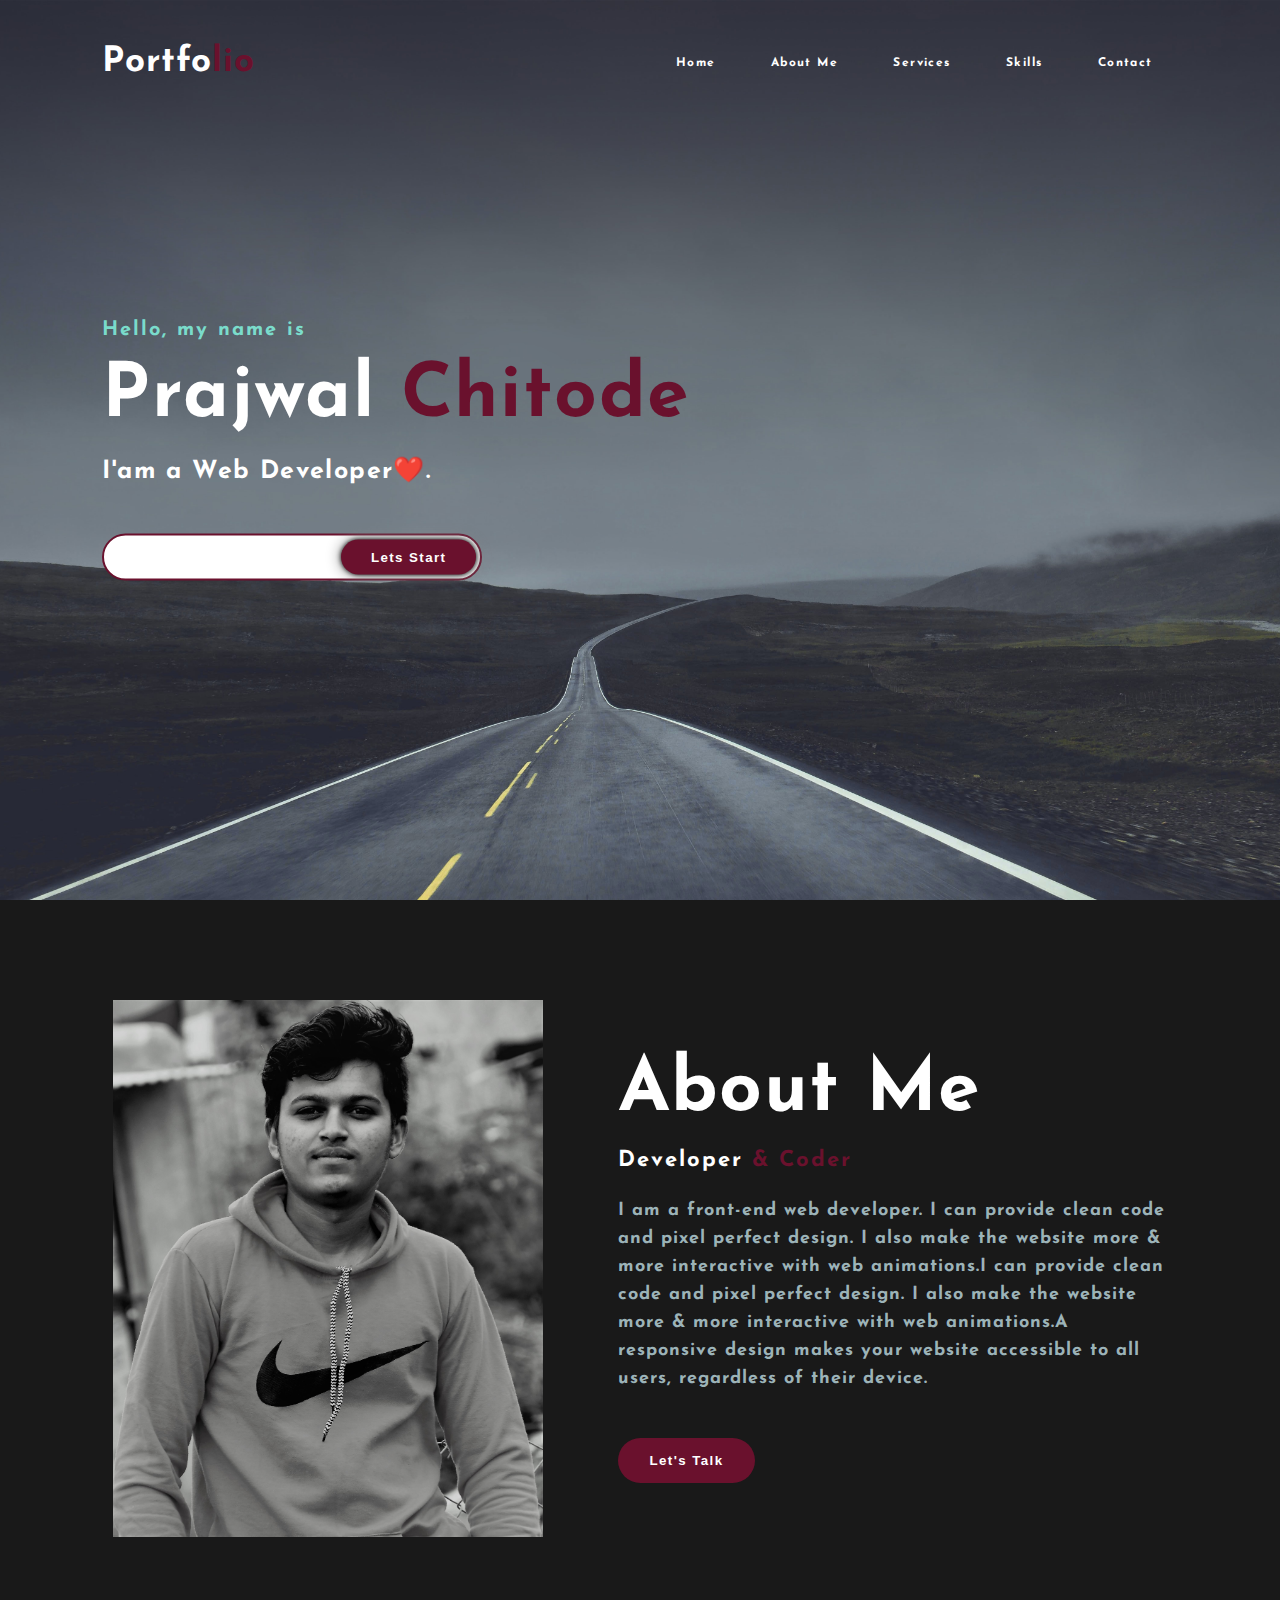
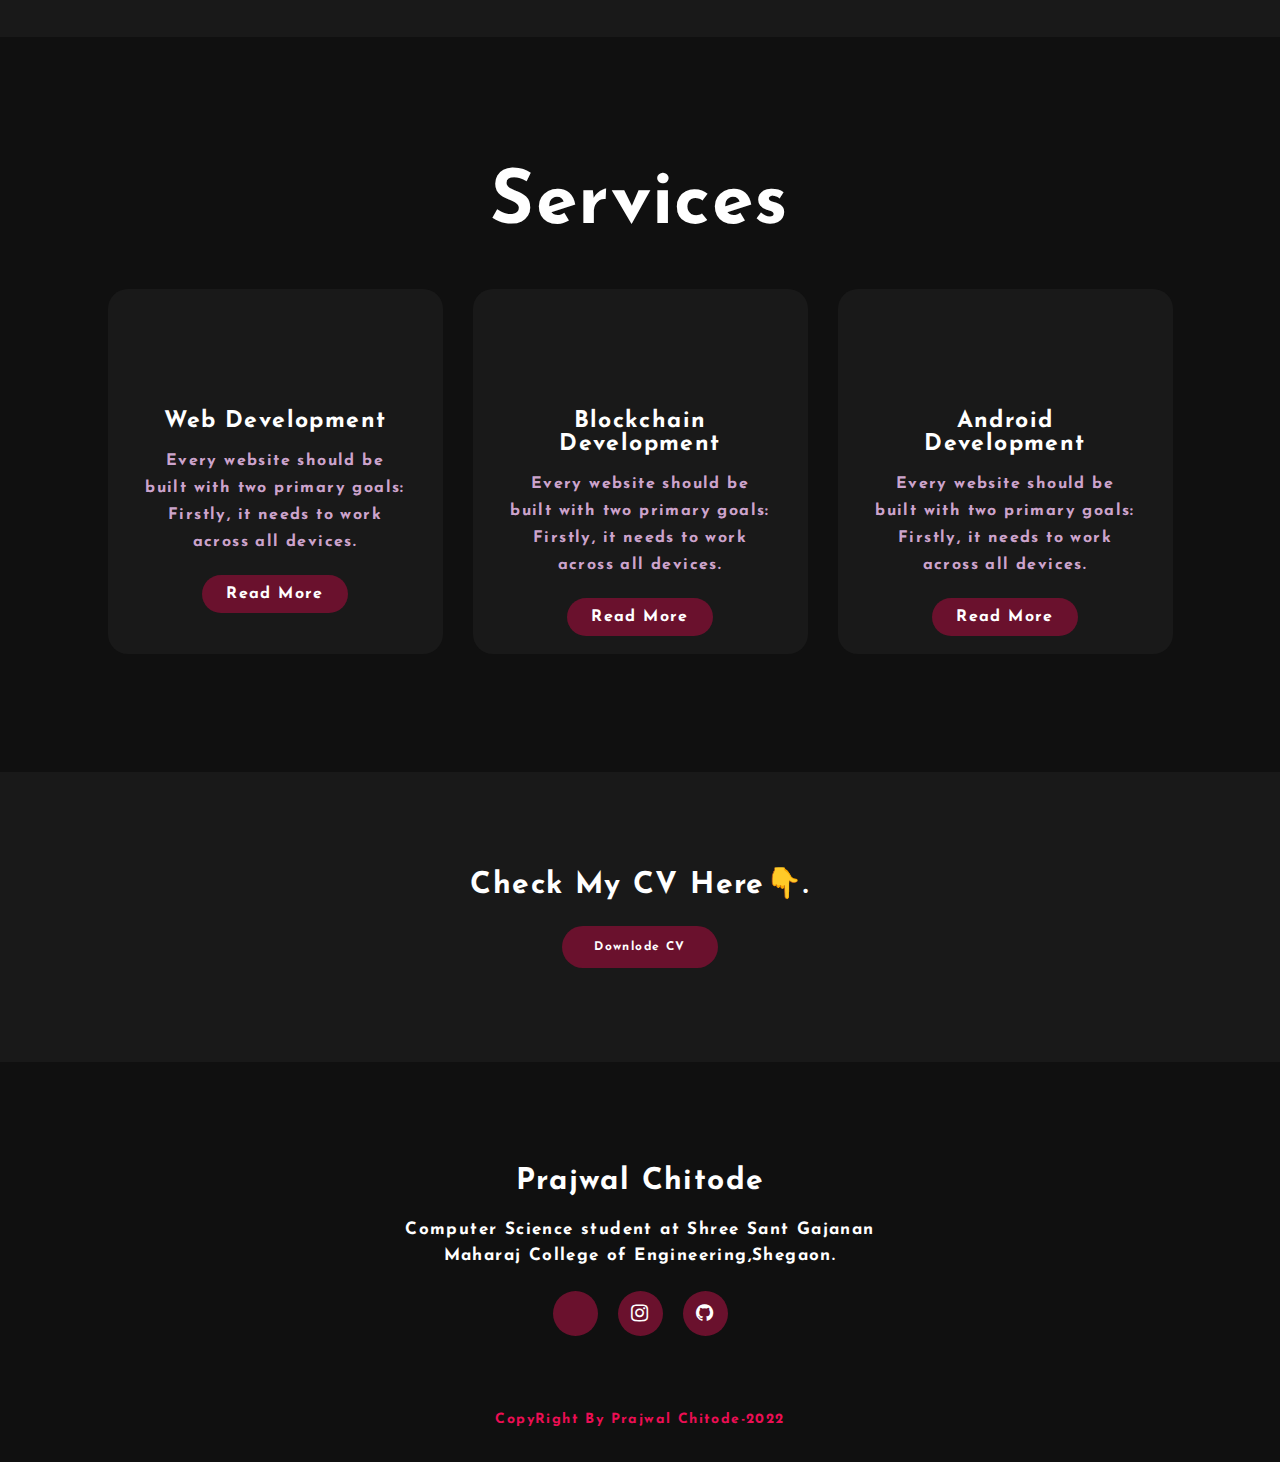
<file: index.html>
<!DOCTYPE html>
<html>

<head>
  <title>Portfolio-Prajwal Chitode</title>
  <link rel="stylesheet" type="text/css" href="css/style.css" />

  <link rel="preconnect" href="https://fonts.gstatic.com" />
  <link
    href="https://fonts.googleapis.com/css2?family=Josefin+Sans:ital,wght@0,100;0,200;0,300;0,400;0,500;0,600;0,700;1,100;1,200;1,300;1,400;1,500;1,600;1,700&display=swap"
    rel="stylesheet" />
    <link rel="icon" href="favicon.ico?v=3">
    <!-- <link rel="apple-touch-icon" sizes="180x180" href="/apple-touch-icon.png">
    <link rel="icon" type="image/png" sizes="32x32" href="/favicon-32x32.png">
    <link rel="icon" type="image/png" sizes="16x16" href="/favicon-16x16.png">
    <link rel="manifest" href="/site.webmanifest" -->
  <link rel="stylesheet" href="skills.html">
  <link rel="stylesheet" href="https://cdnjs.cloudflare.com/ajax/libs/font-awesome/5.15.3/css/all.min.css"
    integrity="sha512-iBBXm8fW90+nuLcSKlbmrPcLa0OT92xO1BIsZ+ywDWZCvqsWgccV3gFoRBv0z+8dLJgyAHIhR35VZc2oM/gI1w=="
    crossorigin="anonymous" referrerpolicy="no-referrer" <link rel='stylesheet'
    href='https://cdnjs.cloudflare.com/ajax/libs/font-awesome/4.7.0/css/font-awesome.min.css'>
  <!-- /> -->
  <link rel="stylesheet" href="contact.css">
  <link rel="stylesheet" href="https://cdnjs.cloudflare.com/ajax/libs/font-awesome/4.7.0/css/font-awesome.min.css">
</head>

<body>
  <!----hero Section start---->

  <div class="hero">
    <nav>
      <h2 class="logo">Portfo<span>lio</span></h2>
      <ul>
        <li><a href="">Home</a></li>
        <li><a href="#about">About Me</a></li>
        <li><a href="#services">Services</a></li>
        <li><a href="skills.html">Skills</a></li>
        <li><a href="contact.html" id="contact">Contact </a></li>
      </ul>
      <!-- <a href="#" class="btn">Subscribe</a> -->
    </nav>

    <div class="content">
      <h4>Hello, my name is</h4>
      <h1>Prajwal <span>Chitode</span></h1>
      <h3>I'am a Web Developer❤️.</h3>
      <div class="newslatter">
        <form>
          <input type="email" name="" <!-- name="email" -->
          <!-- id="mail"
          placeholder="Enter Your Email"
          /> -->

          <input onclick="contact.html" type="submit" name="submit" value="Lets Start" />
          <!-- <a class="button" href="#contact">Lets start</a> -->
        </form>
      </div>
    </div>
  </div>

  <!----About section start---->
  <section class="about">
    <div class="main">
      <img src="img/main-img.png" />
      <div class="about-text">
        <h2 id="about">About Me</h2>
        <h5>Developer <span>& Coder</span></h5>
        <p>
          I am a front-end web developer. I can provide clean code and pixel
          perfect design. I also make the website more & more interactive with
          web animations.I can provide clean code and pixel perfect design. I
          also make the website more & more interactive with web animations.A
          responsive design makes your website accessible to all users,
          regardless of their device.
        </p>

        <button onclick="fhfdf">Let's Talk</button>
      </div>
    </div>
  </section>

  <!-----service section start----------->
  <div class="service">
    <div class="title">
      <h2 id="services">Services</h2>
    </div>

    <div class="box">
      <div class="card">
        <i class="fas fa-bars"></i>
        <h5>Web Development</h5>
        <div class="pra">
          <p>
            Every website should be built with two primary goals: Firstly, it
            needs to work across all devices.
          </p>
          <p style="text-align: center">
            <a class="button" href="#">Read More</a>
          </p>
        </div>
      </div>

      <div class="card">
        <i class="far fa-user"></i>
        <h5>Blockchain Development</h5>
        <div class="pra">
          <p>
            Every website should be built with two primary goals: Firstly, it
            needs to work across all devices.
          </p>

          <p style="text-align: center">
            <a class="button" href="#">Read More</a>
          </p>
        </div>
      </div>

      <div class="card">
        <i class="far fa-bell"></i>
        <h5>Android Development</h5>
        <div class="pra">
          <p>
            Every website should be built with two primary goals: Firstly, it
            needs to work across all devices.
          </p>

          <p style="text-align: center">
            <a class="button" href="#">Read More</a>
          </p>
        </div>
      </div>
    </div>
  </div>

  <!------Contact Me------>
  <div class="contact-me">
    <p>Check My CV Here👇.</p>
    <a class="button-two" href="cv/cv.pdf" download="prajwal CV">Downlode CV</a>
    <!-- <a href="cv/cv.pdf" download="prajwal CV">Downlode CV</a> -->
  </div>

  <!------footer start--------->
  <footer>
    <p>Prajwal Chitode</p>
    <p>
      Computer Science student at Shree Sant Gajanan Maharaj College of Engineering,Shegaon.
    </p>
    <div class="social">
      <a href="https://www.linkedin.com/in/prajwal-chitode-3b4a611a5"><i class="fab fa-linkedin"></i></a>
      <a href="https://www.instagram.com/__prajwal__02__/"><i class="fa fa-instagram"></i></a>
      <a href="https://github.com/prajwalchitode01?tab=repositories"><i class="fa fa-github"></i></a>
      <br>
    </div>

    <p class="end">CopyRight By Prajwal Chitode-2022</p>
  </footer>

</body>

</html>
</file>
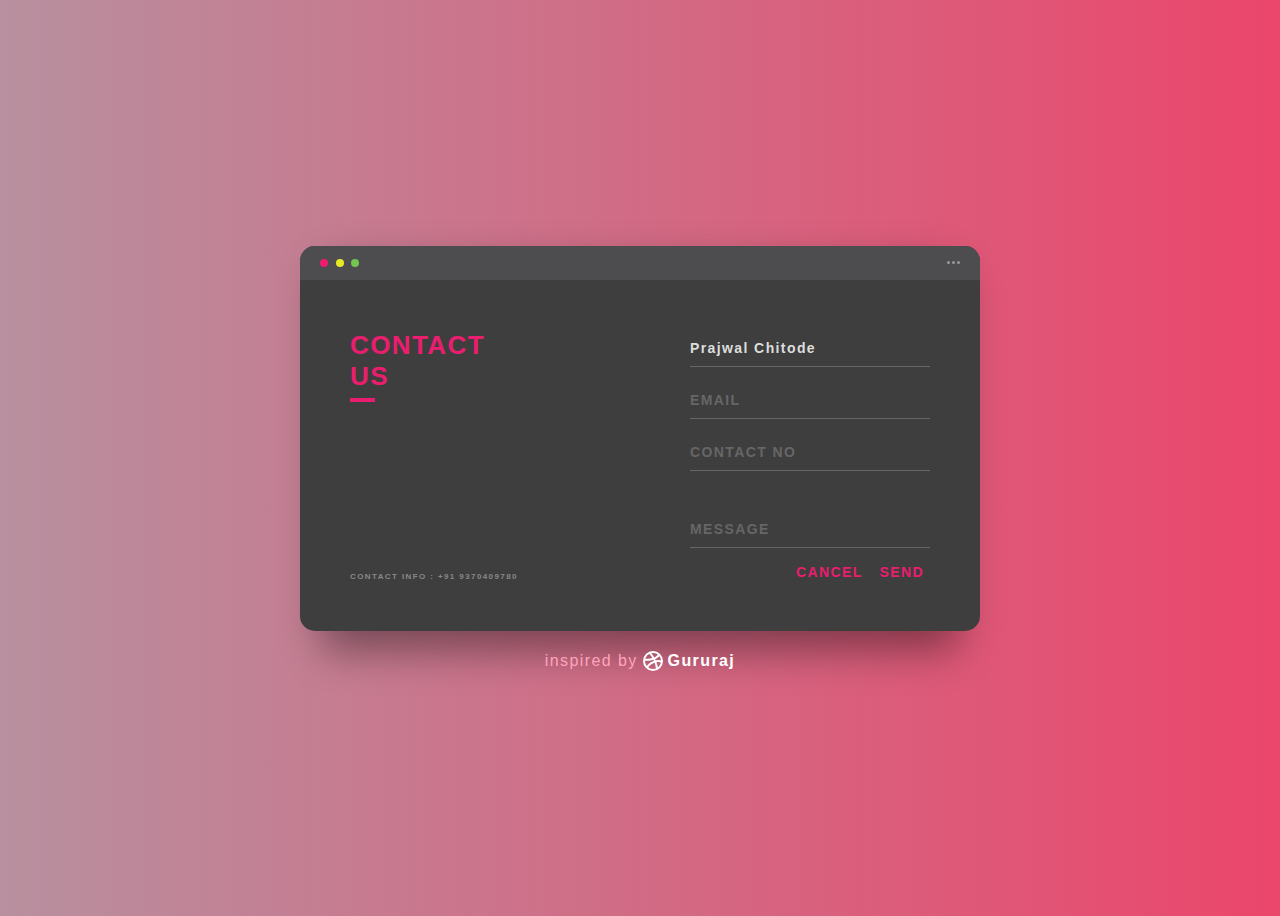
<file: contact.html>
<!DOCTYPE html>
<html lang="en">
<head>
	<meta charset="UTF-8">
	<meta http-equiv="X-UA-Compatible" content="IE=edge">
	<meta name="viewport" content="width=device-width, initial-scale=1.0">
	<link rel="stylesheet" href="contact.css">
	<title>Contact</title>
</head>
<body>
	
	<form action="https://formsubmit.co/prajwalchitode2002@gmail.com" method="POST">
		<!-- <form  action="https://formsubmit.co/el/pupoyu" method="POST"> -->
	<div class="background">
		<div class="container">
		  <div class="screen">
			<div class="screen-header">
			  <div class="screen-header-left">
				<div class="screen-header-button close"></div>
				<div class="screen-header-button maximize"></div>
				<div class="screen-header-button minimize"></div>
			  </div>
			  <div class="screen-header-right">
				<div class="screen-header-ellipsis"></div>
				<div class="screen-header-ellipsis"></div>
				<div class="screen-header-ellipsis"></div>
			  </div>
			</div>
			<div class="screen-body">
			  <div class="screen-body-item left">
				<div class="app-title">
				  <span>CONTACT</span>
				  <span>US</span>
				</div>
				<div class="app-contact">CONTACT INFO : +91 9370409780</div>
			  </div>
			  <div class="screen-body-item">
				<div class="app-form">
				  <div class="app-form-group">
					<input class="app-form-control" placeholder="NAME" value="Prajwal Chitode">
				  </div>
				  <div class="app-form-group">
					<input class="app-form-control" placeholder="EMAIL">
				  </div>
				  <div class="app-form-group">
					<input class="app-form-control" placeholder="CONTACT NO">
				  </div>
				  <div class="app-form-group message">
					<input class="app-form-control" placeholder="MESSAGE">
				  </div>
				  <div class="app-form-group buttons">
					<button class="app-form-button">CANCEL</button>
					<button class="app-form-button">SEND</button>
				  </div>
				</div>
			  </div>
			</div>
		  </div>
		</form>
		  <div class="credits">
			inspired by
			<a class="credits-link" href="https://dribbble.com/shots/2666271-Contact" target="_blank">
			  <svg class="dribbble" viewBox="0 0 200 200">
				<g stroke="#ffffff" fill="none">
				  <circle cx="100" cy="100" r="90" stroke-width="20"></circle>
				  <path d="M62.737004,13.7923523 C105.08055,51.0454853 135.018754,126.906957 141.768278,182.963345" stroke-width="20"></path>
				  <path d="M10.3787186,87.7261455 C41.7092324,90.9577894 125.850356,86.5317271 163.474536,38.7920951" stroke-width="20"></path>
				  <path d="M41.3611549,163.928627 C62.9207607,117.659048 137.020642,86.7137169 189.041451,107.858103" stroke-width="20"></path>
				</g>
			  </svg>
			  Gururaj
			</a>
		  </div>
		</div>
	  </div>
</file>
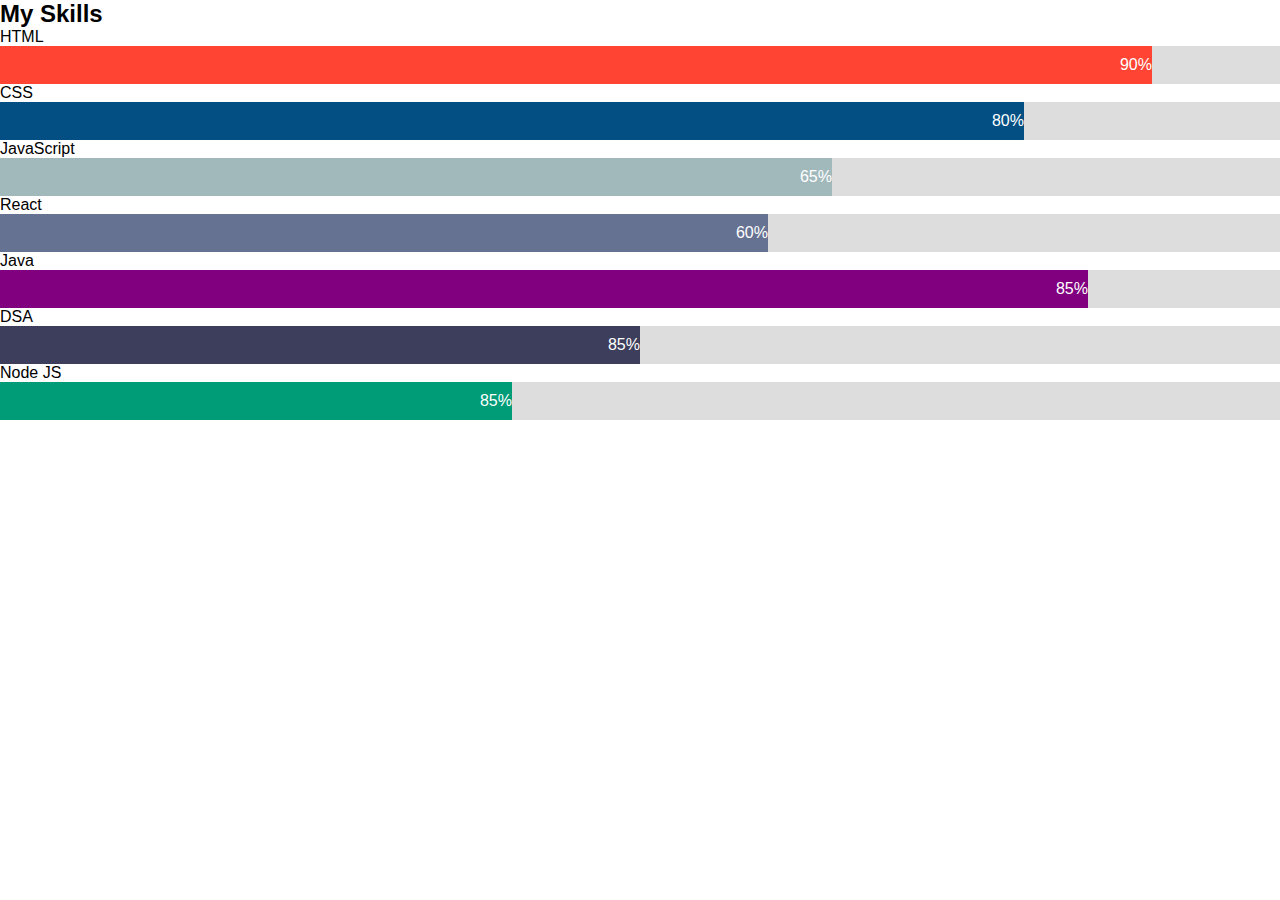
<file: skills.html>
<!DOCTYPE html>
<html lang="en">
<head>
    <meta charset="UTF-8">
    <meta http-equiv="X-UA-Compatible" content="IE=edge">
    <meta name="viewport" content="width=device-width, initial-scale=1.0">
    <link rel="stylesheet" href="css/style.css">
    <title>skill</title>
</head>
<body id="">
    
    <h2>My Skills</h2>

<p>HTML</p>
<div class="container">
  <div class="skills html">90%</div>
</div>

<p>CSS</p>
<div class="container">
  <div class="skills css">80%</div>
</div>

<p>JavaScript</p>
<div class="container">
  <div class="skills js">65%</div>
</div>

<p>React</p>
<div class="container">
  <div class="skills php">60%</div>
</div>
<p>Java</p>
<div class="container">
  <div class="skills java">85%</div>
</div>

<p>DSA</p>
<div class="container">
  <div class="skills dsa">85%</div>
</div>

<p>Node JS</p>
<div class="container">
  <div class="skills node">85%</div>
</div>


</body>
</html>
</file>
<file: css/style.css>
*{
	padding: 0;
	margin: 0;
	font-family: 'Josefin Sans', sans-serif;
	box-sizing: border-box;
}
.hero{
	height: 100vh;
	width: 100%;
	background-image: url(../img/background.jpg);
	background-size: cover;
	background-position: center;
}
nav{
	display: flex;
	align-items: center;
	justify-content: space-between;
	padding-top: 45px;
	padding-left: 8%;
	padding-right: 8%;
}
.logo{
	color: white;
	font-size: 35px;
	letter-spacing: 1px;
	cursor: pointer;
}
span{
	color: #6a112d;
}
nav ul li{
	list-style-type: none;
	display: inline-block;
	padding: 10px  25px;
}
nav ul li a{
	color: white;
	text-decoration: none;
	font-weight: bold;
	text-transform: capitalize;
}
nav ul li a:hover{
	color: #f9004d;
	transition: .4s;
}
.btn{
	background-color:#f9004d;
	color: white;
	text-decoration: none;
	border: 2px solid transparent;
	font-weight: bold;
	padding: 10px 25px;
	border-radius: 30px;
	transition: transform .4s; 
}
.btn:hover{
	transform: scale(1.2);
}
.content{
	position: absolute;
	top: 50%;
	left:8%;
	transform: translateY(-50%);
}
h1{
	color: white;
	margin: 20px 0px 20px;
	font-size: 75px;
}
h3{
	color: white;
	font-size: 25px;
	margin-bottom: 50px;
}
h4{
	color: #85ffe7cc;
	letter-spacing: 2px;
	font-size: 20px;
}
.newslatter form{
	width: 380px;
	max-width: 100%;
	position: relative;
}
.newslatter form input:first-child{
	display: inline-block;
	width: 100%;
	padding: 14px 130px 14px 15px;
	border: 2px solid #6a112d;
	outline: none;
	border-radius: 30px;
}
.newslatter form input:last-child{
	position: absolute;
	display: inline-block;
	outline: none;
	border: none;
	padding: 10px 30px;
	border-radius: 30px;
	background-color:#6a112d;
	color: white;
	box-shadow: 0px 0px 5px #000, 0px 0px 15px #858585;
	top: 6px;
	right: 6px; 
}

.about{
	width: 100%;
	padding: 100px 0px;
	background-color: #191919;
}
.about img{
	height: auto;
	width: 430px;
}
.about-text{
	width: 550px;
}
.main{
	width: 1130px;
	max-width: 95%;
	margin: 0 auto;
	display: flex;
	align-items: center;
	justify-content: space-around;
}
.about-text h2{
	color: white;
	font-size: 75px;
	text-transform: capitalize;
	margin-bottom: 20px;
}
.about-text h5{
	color: white;
	letter-spacing: 2px;
	font-size: 22px;
	margin-bottom: 25px;
	text-transform: capitalize;
}
.about-text p{
	color: #c1dfe4cc;
	letter-spacing: 1px;
	line-height: 28px;
	font-size: 18px;
	margin-bottom: 45px;
}
button{
	background-color:#6a112d;
	color: white;
	text-decoration: none;
	border: 2px solid transparent;
	font-weight: bold;
	padding: 13px 30px;
	border-radius: 30px;
	transition: .4s; 
}
button:hover{
	background-color: transparent;
	border: 2px solid #6a112d;
	cursor: pointer;
}

.service{
	background: #101010;
	width: 100%;
	padding: 100px 0px;
}
.title h2{
	color: white;
	font-size: 75px;
	width: 1130px;
	margin: 30px auto;
	text-align: center;
}
.box{
	display: flex;
	justify-content: center;
	align-items: center;
	min-height: 400px;
}
.card{
	height: 365px;
	width: 335px;
	padding: 20px 35px;
	background: #191919;
	border-radius: 20px;
	margin: 15px;
	position: relative;
	overflow: hidden;
	text-align: center;
}
.card i{
	font-size: 50px;
	display: block;
	text-align: center;
	margin: 25px 0px;
	color: #6a112d;

}
h5{
	color: white;
	font-size: 23px;
	margin-bottom: 15px;
}
.pra p{
	color: #fcfc;
	font-size: 16px;
	line-height: 27px;
	margin-bottom: 25px;
}
.card .button{
	background-color:#6a112d;
	color: white;
	text-decoration: none;
	border: 2px solid transparent;
	font-weight: bold;
	padding: 9px 22px;
	border-radius: 30px;
	transition: .4s; 
}
.card .button:hover{
	background-color: transparent;
	border: 2px solid#6a112d;
	cursor: pointer;
}
.contact-me{
	width: 100%;
	height: 290px;
	background: #191919;
	display: flex;
	align-items: center;
	flex-direction: column;
	justify-content: center;
}
.contact-me p{
	color: white;
	font-size: 30px;
	font-weight: bold;
	margin-bottom: 25px;
}
.contact-me .button-two{
	background-color:#6a112d;
	color: white;
	text-decoration: none;
	border: 2px solid transparent;
	font-weight: bold;
	padding: 13px 30px;
	border-radius: 30px;
	transition: .4s; 
}
.contact-me .button-two:hover{
	background-color: transparent;
	border: 2px solid #6a112d;
	cursor: pointer;
}
footer{
	position: relative;
	width: 100%;
	height: 400px;
	background: #101010;
	display: flex;
	flex-direction: column;
	align-items: center;
	justify-content: center;
}
footer p:nth-child(1){
	font-size: 30px;
	color: white;
	margin-bottom: 20px;
	font-weight: bold;
}
footer p:nth-child(2){
	color: white;
	font-size: 17px;
	width: 500px;
	text-align: center;
	line-height: 26px;
}
.social{
	display: flex;
}
.social a{
	width: 45px;
	height: 45px;
	display: flex;
	align-items: center;
	justify-content: center;
	background:  #6a112d;
	border-radius: 50%;
	margin: 22px 10px;
	color: white;
	text-decoration: none;
	font-size: 20px;
}
.social a:hover{
	transform: scale(1.3);
	transition: .3s;
}
.end{
	position: absolute;
	color:#ec0e54;
	bottom: 35px;
	font-size: 14px; 
	text-align: center;
}
* {box-sizing: border-box}

.container {
	background-color: white;
  width: 100%;
  background-color: #ddd;
}

.skills {
  text-align: right;
  padding-top: 10px;
  padding-bottom: 10px;
  color: white;
}

.html {width: 90%; background-color: #ff4433;}
.css {width: 80%; background-color: #034f84;}
.js {width: 65%; background-color: #a2b9bc;}
.php {width: 60%; background-color: #667292;}
.java {width:85%; background-color: #800080;}
.dsa {width: 50%; background-color: 	 #3d3d5c;
}
.node {width: 40%; background-color: #009B77;}

#skill{
	background-color: white;
	
}
element.style {
    color: #572c39;
}
</file>
<file: contact.css>
*, *:before, *:after {
	box-sizing: border-box;
	-webkit-font-smoothing: antialiased;
	-moz-osx-font-smoothing: grayscale;
  }
  
  body {
	background: linear-gradient(to right, #b8909f 0%, #eb466b 100%);
	font-size: 12px;
  }
  
  body, button, input {
	font-family: 'Montserrat', sans-serif;
	font-weight: 700;
	letter-spacing: 1.4px;
  }
  
  .background {
	display: flex;
	min-height: 100vh;
  }
  
  .container {
	flex: 0 1 700px;
	margin: auto;
	padding: 10px;
  }
  
  .screen {
	position: relative;
	background: #3e3e3e;
	border-radius: 15px;
  }
  
  .screen:after {
	content: '';
	display: block;
	position: absolute;
	top: 0;
	left: 20px;
	right: 20px;
	bottom: 0;
	border-radius: 15px;
	box-shadow: 0 20px 40px rgba(0, 0, 0, .4);
	z-index: -1;
  }
  
  .screen-header {
	display: flex;
	align-items: center;
	padding: 10px 20px;
	background: #4d4d4f;
	border-top-left-radius: 15px;
	border-top-right-radius: 15px;
  }
  
  .screen-header-left {
	margin-right: auto;
  }
  
  .screen-header-button {
	display: inline-block;
	width: 8px;
	height: 8px;
	margin-right: 3px;
	border-radius: 8px;
	background: white;
  }
  
  .screen-header-button.close {
	background: #ed1c6f;
  }
  
  .screen-header-button.maximize {
	background: #e8e925;
  }
  
  .screen-header-button.minimize {
	background: #74c54f;
  }
  
  .screen-header-right {
	display: flex;
  }
  
  .screen-header-ellipsis {
	width: 3px;
	height: 3px;
	margin-left: 2px;
	border-radius: 8px;
	background: #999;
  }
  
  .screen-body {
	display: flex;
  }
  
  .screen-body-item {
	flex: 1;
	padding: 50px;
  }
  
  .screen-body-item.left {
	display: flex;
	flex-direction: column;
  }
  
  .app-title {
	display: flex;
	flex-direction: column;
	position: relative;
	color: #ea1d6f;
	font-size: 26px;
  }
  
  .app-title:after {
	content: '';
	display: block;
	position: absolute;
	left: 0;
	bottom: -10px;
	width: 25px;
	height: 4px;
	background: #ea1d6f;
  }
  
  .app-contact {
	margin-top: auto;
	font-size: 8px;
	color: #888;
  }
  
  .app-form-group {
	margin-bottom: 15px;
  }
  
  .app-form-group.message {
	margin-top: 40px;
  }
  
  .app-form-group.buttons {
	margin-bottom: 0;
	text-align: right;
  }
  
  .app-form-control {
	width: 100%;
	padding: 10px 0;
	background: none;
	border: none;
	border-bottom: 1px solid #666;
	color: #ddd;
	font-size: 14px;
	text-transform: unset;
	outline: none;
	transition: border-color .2s;
  }
  
  .app-form-control::placeholder {
	color: #666;
  }
  
  .app-form-control:focus {
	border-bottom-color: #ddd;
  }
  
  .app-form-button {
	background: none;
	border: none;
	color: #ea1d6f;
	font-size: 14px;
	cursor: pointer;
	outline: none;
  }
  
  .app-form-button:hover {
	color: #b9134f;
  }
  
  .credits {
	display: flex;
	justify-content: center;
	align-items: center;
	margin-top: 20px;
	color: #ffa4bd;
	font-family: 'Roboto Condensed', sans-serif;
	font-size: 16px;
	font-weight: normal;
  }
  
  .credits-link {
	display: flex;
	align-items: center;
	color: #fff;
	font-weight: bold;
	text-decoration: none;
  }
  
  .dribbble {
	width: 20px;
	height: 20px;
	margin: 0 5px;
  }
  
  @media screen and (max-width: 520px) {
	.screen-body {
	  flex-direction: column;
	}
  
	.screen-body-item.left {
	  margin-bottom: 30px;
	}
  
	.app-title {
	  flex-direction: row;
	}
  
	.app-title span {
	  margin-right: 12px;
	}
  
	.app-title:after {
	  display: none;
	}
  }
  
  @media screen and (max-width: 600px) {
	.screen-body {
	  padding: 40px;
	}
  
	.screen-body-item {
	  padding: 0;
	}
  }
</file>
